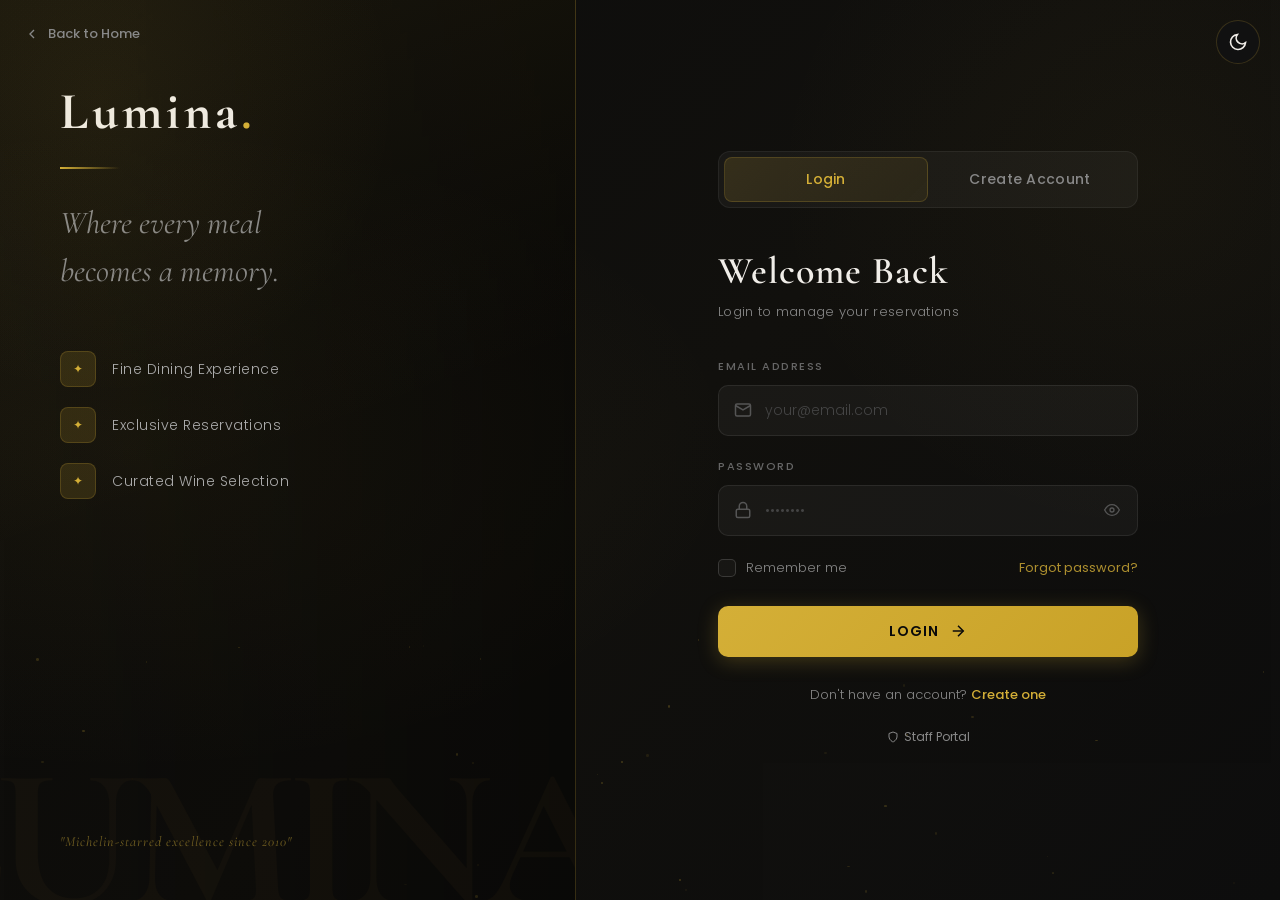
<file: index.html>
<!DOCTYPE html>
<html lang="en">
<head>
    <meta charset="UTF-8">
    <meta name="viewport" content="width=device-width, initial-scale=1.0">
    <meta name="google-site-verification" content="eFgnt8h2jevnbNQc-VaQfAl3gnzpvkv0uBsoJBHphVo" />
    <title>Lumina | Login & Register</title>
    <meta name="description" content="Login or create an account at Lumina Fine Dining to reserve your table and enjoy exclusive experiences.">
    <link rel="preconnect" href="https://fonts.googleapis.com">
    <link rel="preconnect" href="https://fonts.gstatic.com" crossorigin>
    <link href="https://fonts.googleapis.com/css2?family=Cormorant+Garamond:wght@400;600;700&family=Poppins:wght@300;400;500;600&display=swap" rel="stylesheet">
    <link rel="stylesheet" href="style.css">
</head>
<body>
    <!-- Global Theme Toggle Button -->
    <button class="global-theme-toggle" id="globalThemeToggle" aria-label="Toggle Theme">
        <svg class="sun-icon" width="20" height="20" viewBox="0 0 24 24" fill="none" stroke="currentColor" stroke-width="2"><circle cx="12" cy="12" r="5"></circle><line x1="12" y1="1" x2="12" y2="3"></line><line x1="12" y1="21" x2="12" y2="23"></line><line x1="4.22" y1="4.22" x2="5.64" y2="5.64"></line><line x1="18.36" y1="18.36" x2="19.78" y2="19.78"></line><line x1="1" y1="12" x2="3" y2="12"></line><line x1="21" y1="12" x2="23" y2="12"></line><line x1="4.22" y1="19.78" x2="5.64" y2="18.36"></line><line x1="18.36" y1="5.64" x2="19.78" y2="4.22"></line></svg>
        <svg class="moon-icon" width="20" height="20" viewBox="0 0 24 24" fill="none" stroke="currentColor" stroke-width="2"><path d="M21 12.79A9 9 0 1 1 11.21 3 7 7 0 0 0 21 12.79z"></path></svg>
    </button>
    
    <div class="bg-overlay"></div>
    <div class="particles" id="particles"></div>

    <a href="/home" style="position:absolute; top:24px; left:24px; display:flex; align-items:center; gap:8px; color:var(--text-muted); text-decoration:none; font-size:13px; font-weight:500; z-index:9999; transition:0.3s;" onmouseover="this.style.color='var(--gold)'" onmouseout="this.style.color='var(--text-muted)'">
        <svg width="16" height="16" viewBox="0 0 24 24" fill="none" stroke="currentColor" stroke-width="2"><polyline points="15 18 9 12 15 6"></polyline></svg>
        Back to Home
    </a>

    <div class="auth-wrapper">
        
        <div class="brand-side">
            <div class="brand-content">
                <div class="brand-logo">Lumina<span>.</span></div>
                <div class="brand-divider"></div>
                <p class="brand-tagline">Where every meal<br>becomes a memory.</p>
                <div class="brand-features">
                    <div class="feature-item">
                        <div class="feature-icon">✦</div>
                        <span>Fine Dining Experience</span>
                    </div>
                    <div class="feature-item">
                        <div class="feature-icon">✦</div>
                        <span>Exclusive Reservations</span>
                    </div>
                    <div class="feature-item">
                        <div class="feature-icon">✦</div>
                        <span>Curated Wine Selection</span>
                    </div>
                </div>
            </div>
            <div class="brand-quote">"Michelin-starred excellence since 2010"</div>
        </div>

        
        <div class="form-side">
            <div class="form-container">
                
                <div class="tab-switcher">
                    <button class="tab-btn active" id="tab-login" onclick="showForm('login-form', this)">Login</button>
                    <button class="tab-btn" id="tab-register" onclick="showForm('register-form', this)">Create Account</button>
                    <div class="tab-indicator" id="tab-indicator"></div>
                </div>

                
                <div class="form-box active" id="login-form">
                    <div class="form-header">
                        <h1>Welcome Back</h1>
                        <p>Login to manage your reservations</p>
                    </div>
                    <form action="/api/login.php" method="POST">
                        <div class="input-group">
                            <label for="login-email">Email Address</label>
                            <div class="input-wrapper">
                                <svg class="input-icon" width="18" height="18" viewBox="0 0 24 24" fill="none" stroke="currentColor" stroke-width="2"><path d="M4 4h16c1.1 0 2 .9 2 2v12c0 1.1-.9 2-2 2H4c-1.1 0-2-.9-2-2V6c0-1.1.9-2 2-2z"></path><polyline points="22,6 12,12 2,6"></polyline></svg>
                                <input type="email" id="login-email" name="email" placeholder="your@email.com" required>
                            </div>
                        </div>
                        <div class="input-group">
                            <label for="login-password">Password</label>
                            <div class="input-wrapper">
                                <svg class="input-icon" width="18" height="18" viewBox="0 0 24 24" fill="none" stroke="currentColor" stroke-width="2"><rect x="3" y="11" width="18" height="11" rx="2" ry="2"></rect><path d="M7 11V7a5 5 0 0 1 10 0v4"></path></svg>
                                <input type="password" id="login-password" name="password" placeholder="••••••••" required>
                                <button type="button" class="toggle-pw" onclick="togglePassword('login-password', this)">
                                    <svg width="16" height="16" viewBox="0 0 24 24" fill="none" stroke="currentColor" stroke-width="2"><path d="M1 12s4-8 11-8 11 8 11 8-4 8-11 8-11-8-11-8z"></path><circle cx="12" cy="12" r="3"></circle></svg>
                                </button>
                            </div>
                        </div>
                        <div class="form-options">
                            <label class="checkbox-label">
                                <input type="checkbox" name="remember">
                                <span class="checkmark"></span>
                                Remember me
                            </label>
                            <a href="forgot_password.html" class="forgot-link">Forgot password?</a>
                        </div>
                        <button type="submit" class="submit-btn" name="login">
                            <span>Login</span>
                            <svg width="18" height="18" viewBox="0 0 24 24" fill="none" stroke="currentColor" stroke-width="2"><line x1="5" y1="12" x2="19" y2="12"></line><polyline points="12 5 19 12 12 19"></polyline></svg>
                        </button>
                    </form>
                    <p class="switch-text">Don't have an account? <a href="#" onclick="showForm('register-form', document.getElementById('tab-register'))">Create one</a></p>
                    <div style="text-align: center; margin-top: 20px;">
                        <a href="admin_login.html" style="font-size: 12px; color: var(--text-muted); text-decoration: none; display: inline-flex; align-items: center; gap: 5px; transition: 0.3s;" onmouseover="this.style.color='var(--gold)'" onmouseout="this.style.color='var(--text-muted)'">
                            <svg width="12" height="12" viewBox="0 0 24 24" fill="none" stroke="currentColor" stroke-width="2"><path d="M12 22s8-4 8-10V5l-8-3-8 3v7c0 6 8 10 8 10z"></path></svg>
                            Staff Portal
                        </a>
                    </div>
                </div>

                
                <div class="form-box" id="register-form">
                    <div class="form-header">
                        <h1>Join Lumina</h1>
                        <p>Create your exclusive dining account</p>
                    </div>
                    <form action="/api/register.php" method="POST">
                        <div class="input-group">
                            <label for="reg-name">Full Name</label>
                            <div class="input-wrapper">
                                <svg class="input-icon" width="18" height="18" viewBox="0 0 24 24" fill="none" stroke="currentColor" stroke-width="2"><path d="M20 21v-2a4 4 0 0 0-4-4H8a4 4 0 0 0-4 4v2"></path><circle cx="12" cy="7" r="4"></circle></svg>
                                <input type="text" id="reg-name" name="name" placeholder="John Doe" required>
                            </div>
                        </div>
                        <div class="input-group">
                            <label for="reg-email">Email Address</label>
                            <div class="input-wrapper">
                                <svg class="input-icon" width="18" height="18" viewBox="0 0 24 24" fill="none" stroke="currentColor" stroke-width="2"><path d="M4 4h16c1.1 0 2 .9 2 2v12c0 1.1-.9 2-2 2H4c-1.1 0-2-.9-2-2V6c0-1.1.9-2 2-2z"></path><polyline points="22,6 12,12 2,6"></polyline></svg>
                                <input type="email" id="reg-email" name="email" placeholder="your@email.com" required>
                            </div>
                        </div>
                        <div class="input-group">
                            <label for="reg-password">Password</label>
                            <div class="input-wrapper">
                                <svg class="input-icon" width="18" height="18" viewBox="0 0 24 24" fill="none" stroke="currentColor" stroke-width="2"><rect x="3" y="11" width="18" height="11" rx="2" ry="2"></rect><path d="M7 11V7a5 5 0 0 1 10 0v4"></path></svg>
                                <input type="password" id="reg-password" name="password" placeholder="••••••••" required>
                                <button type="button" class="toggle-pw" onclick="togglePassword('reg-password', this)">
                                    <svg width="16" height="16" viewBox="0 0 24 24" fill="none" stroke="currentColor" stroke-width="2"><path d="M1 12s4-8 11-8 11 8 11 8-4 8-11 8-11-8-11-8z"></path><circle cx="12" cy="12" r="3"></circle></svg>
                                </button>
                            </div>
                        </div>

                        <button type="submit" class="submit-btn" name="register">
                            <span>Create Account</span>
                            <svg width="18" height="18" viewBox="0 0 24 24" fill="none" stroke="currentColor" stroke-width="2"><line x1="5" y1="12" x2="19" y2="12"></line><polyline points="12 5 19 12 12 19"></polyline></svg>
                        </button>
                    </form>
                    <p class="switch-text">Already a member? <a href="#" onclick="showForm('login-form', document.getElementById('tab-login'))">Login</a></p>
                </div>
            </div>
        </div>
    </div>

    <script src="script.js"></script>
</body>
</html>
</file>
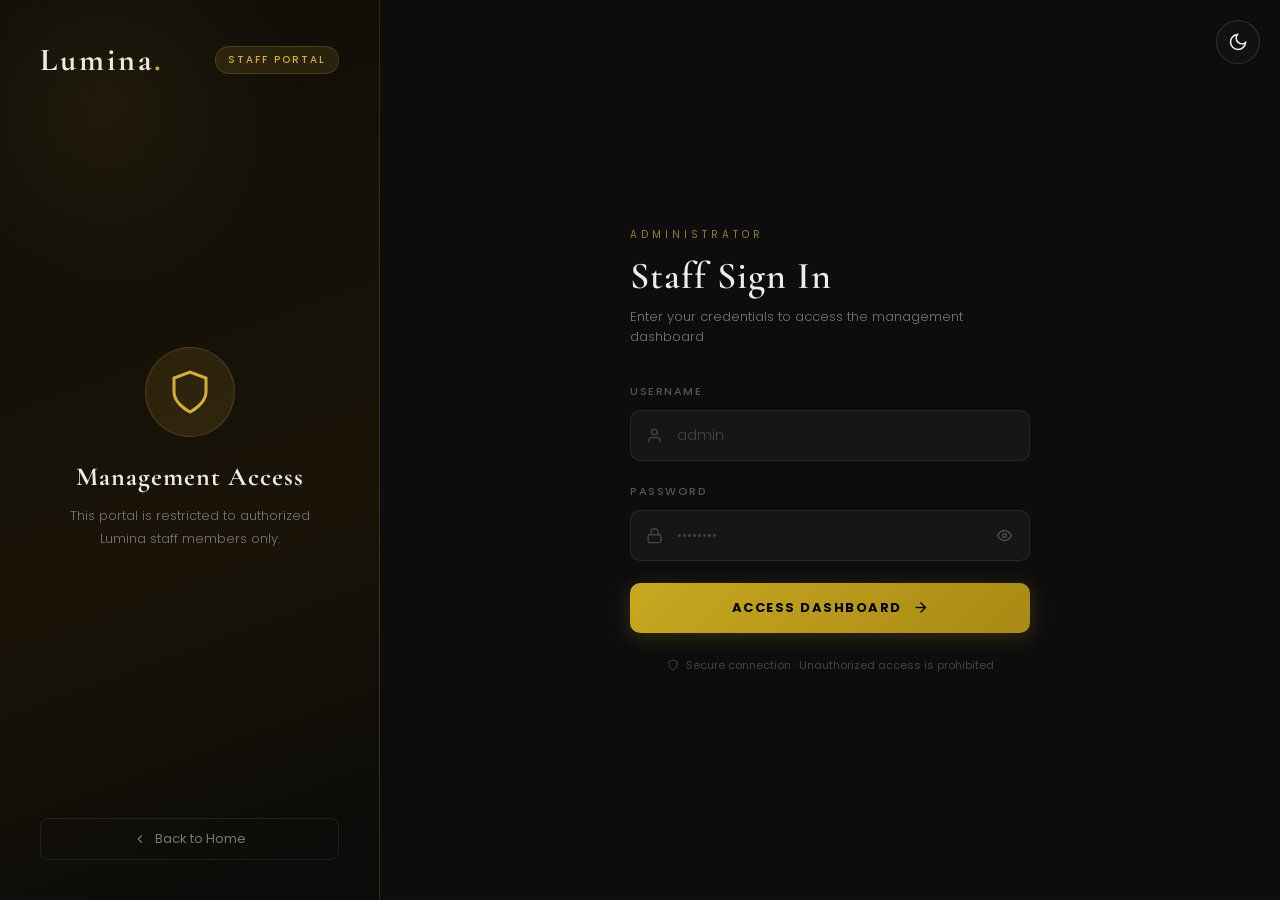
<file: admin_login.html>
<!DOCTYPE html>
<html lang="en">
<head>
    <meta charset="UTF-8">
    <meta name="viewport" content="width=device-width, initial-scale=1.0">
    <title>Lumina | Admin Portal</title>
    <meta name="description" content="Lumina Admin Login – Staff and management access only.">
    <link rel="preconnect" href="https://fonts.googleapis.com">
    <link rel="preconnect" href="https://fonts.gstatic.com" crossorigin>
    <link href="https://fonts.googleapis.com/css2?family=Cormorant+Garamond:wght@400;600;700&family=Poppins:wght@300;400;500;600&display=swap" rel="stylesheet">
    <link rel="stylesheet" href="admin_login.css">
</head>
<body>
    <!-- Global Theme Toggle Button -->
    <button class="global-theme-toggle" id="globalThemeToggle" aria-label="Toggle Theme" style="position: absolute; top: 20px; right: 20px; background: #111; border: 1px solid rgba(212,175,55,0.2); color: #f0ede8; cursor: pointer; display: flex; align-items: center; justify-content: center; width: 44px; height: 44px; border-radius: 50%; z-index: 9999; transition: 0.3s;">
        <svg class="sun-icon" width="20" height="20" viewBox="0 0 24 24" fill="none" stroke="currentColor" stroke-width="2" style="display:none;"><circle cx="12" cy="12" r="5"></circle><line x1="12" y1="1" x2="12" y2="3"></line><line x1="12" y1="21" x2="12" y2="23"></line><line x1="4.22" y1="4.22" x2="5.64" y2="5.64"></line><line x1="18.36" y1="18.36" x2="19.78" y2="19.78"></line><line x1="1" y1="12" x2="3" y2="12"></line><line x1="21" y1="12" x2="23" y2="12"></line><line x1="4.22" y1="19.78" x2="5.64" y2="18.36"></line><line x1="18.36" y1="5.64" x2="19.78" y2="4.22"></line></svg>
        <svg class="moon-icon" width="20" height="20" viewBox="0 0 24 24" fill="none" stroke="currentColor" stroke-width="2"><path d="M21 12.79A9 9 0 1 1 11.21 3 7 7 0 0 0 21 12.79z"></path></svg>
    </button>
      <div class="admin-wrapper">

        
        <div class="admin-brand">
            <div class="brand-top">
                <div class="admin-logo">Lumina<span>.</span></div>
                <div class="admin-badge">Staff Portal</div>
            </div>
            <div class="brand-center">
                <div class="shield-icon">
                    <svg width="48" height="48" viewBox="0 0 24 24" fill="none" stroke="currentColor" stroke-width="1.5">
                        <path d="M12 22s8-4 8-10V5l-8-3-8 3v7c0 6 8 10 8 10z"></path>
                    </svg>
                </div>
                <h2>Management Access</h2>
                <p>This portal is restricted to authorized Lumina staff members only.</p>
            </div>
            <div class="brand-bottom">
                <a href="/home" class="guest-link">
                    <svg width="14" height="14" viewBox="0 0 24 24" fill="none" stroke="currentColor" stroke-width="2"><polyline points="15 18 9 12 15 6"></polyline></svg>
                    Back to Home
                </a>
            </div>
        </div>

        
        <div class="admin-form-side">
            <div class="admin-form-box">
                <div class="admin-form-header">
                    <div class="admin-tag">Administrator</div>
                    <h1>Staff Sign In</h1>
                    <p>Enter your credentials to access the management dashboard</p>
                </div>

                <div class="alert-error" id="alertError" style="display:none"></div>

                <form action="/api/admin_login.php" method="POST">
                    <div class="input-group">
                        <label for="admin-username">Username</label>
                        <div class="input-wrap">
                            <svg class="inp-icon" width="17" height="17" viewBox="0 0 24 24" fill="none" stroke="currentColor" stroke-width="2"><path d="M20 21v-2a4 4 0 0 0-4-4H8a4 4 0 0 0-4 4v2"></path><circle cx="12" cy="7" r="4"></circle></svg>
                            <input type="text" id="admin-username" name="username" placeholder="admin" required>
                        </div>
                    </div>
                    <div class="input-group">
                        <label for="admin-password">Password</label>
                        <div class="input-wrap">
                            <svg class="inp-icon" width="17" height="17" viewBox="0 0 24 24" fill="none" stroke="currentColor" stroke-width="2"><rect x="3" y="11" width="18" height="11" rx="2" ry="2"></rect><path d="M7 11V7a5 5 0 0 1 10 0v4"></path></svg>
                            <input type="password" id="admin-password" name="password" placeholder="••••••••" required>
                            <button type="button" class="toggle-pw" onclick="togglePw()">
                                <svg id="pwIcon" width="15" height="15" viewBox="0 0 24 24" fill="none" stroke="currentColor" stroke-width="2"><path d="M1 12s4-8 11-8 11 8 11 8-4 8-11 8-11-8-11-8z"></path><circle cx="12" cy="12" r="3"></circle></svg>
                            </button>
                        </div>
                    </div>
                    <button type="submit" class="admin-submit" name="admin_login">
                        <span>Access Dashboard</span>
                        <svg width="17" height="17" viewBox="0 0 24 24" fill="none" stroke="currentColor" stroke-width="2"><line x1="5" y1="12" x2="19" y2="12"></line><polyline points="12 5 19 12 12 19"></polyline></svg>
                    </button>
                </form>

                <div class="security-note">
                    <svg width="12" height="12" viewBox="0 0 24 24" fill="none" stroke="currentColor" stroke-width="2"><path d="M12 22s8-4 8-10V5l-8-3-8 3v7c0 6 8 10 8 10z"></path></svg>
                    Secure connection · Unauthorized access is prohibited
                </div>
            </div>
        </div>
    </div>

    <script>
        function togglePw() {
            const inp = document.getElementById('admin-password');
            inp.type = inp.type === 'password' ? 'text' : 'password';
            document.querySelector('.toggle-pw').style.color = inp.type === 'text' ? '#d4af37' : '';
        }

        // Show error from URL param
        const p = new URLSearchParams(window.location.search);
        const err = p.get('error');
        if (err) {
            const msgs = { invalid: 'Invalid email or password.', empty: 'Please fill in all fields.' };
            const el = document.getElementById('alertError');
            el.textContent = msgs[err] || 'An error occurred.';
            el.style.display = 'block';
        }

        // Global Theme Toggle
        document.addEventListener('DOMContentLoaded', () => {
            const tBtn = document.getElementById('globalThemeToggle');
            const sun = tBtn.querySelector('.sun-icon');
            const moon = tBtn.querySelector('.moon-icon');
            
            function applyTheme(isLight) {
                if (isLight) {
                    document.body.classList.add('light-mode');
                    sun.style.display = 'block';
                    moon.style.display = 'none';
                } else {
                    document.body.classList.remove('light-mode');
                    sun.style.display = 'none';
                    moon.style.display = 'block';
                }
            }

            if(localStorage.getItem('lumina_theme') === 'light') applyTheme(true);

            tBtn.addEventListener('click', () => {
                const isLight = !document.body.classList.contains('light-mode');
                applyTheme(isLight);
                localStorage.setItem('lumina_theme', isLight ? 'light' : 'dark');
            });
        });
    </script>
</body>
</html>
</file>
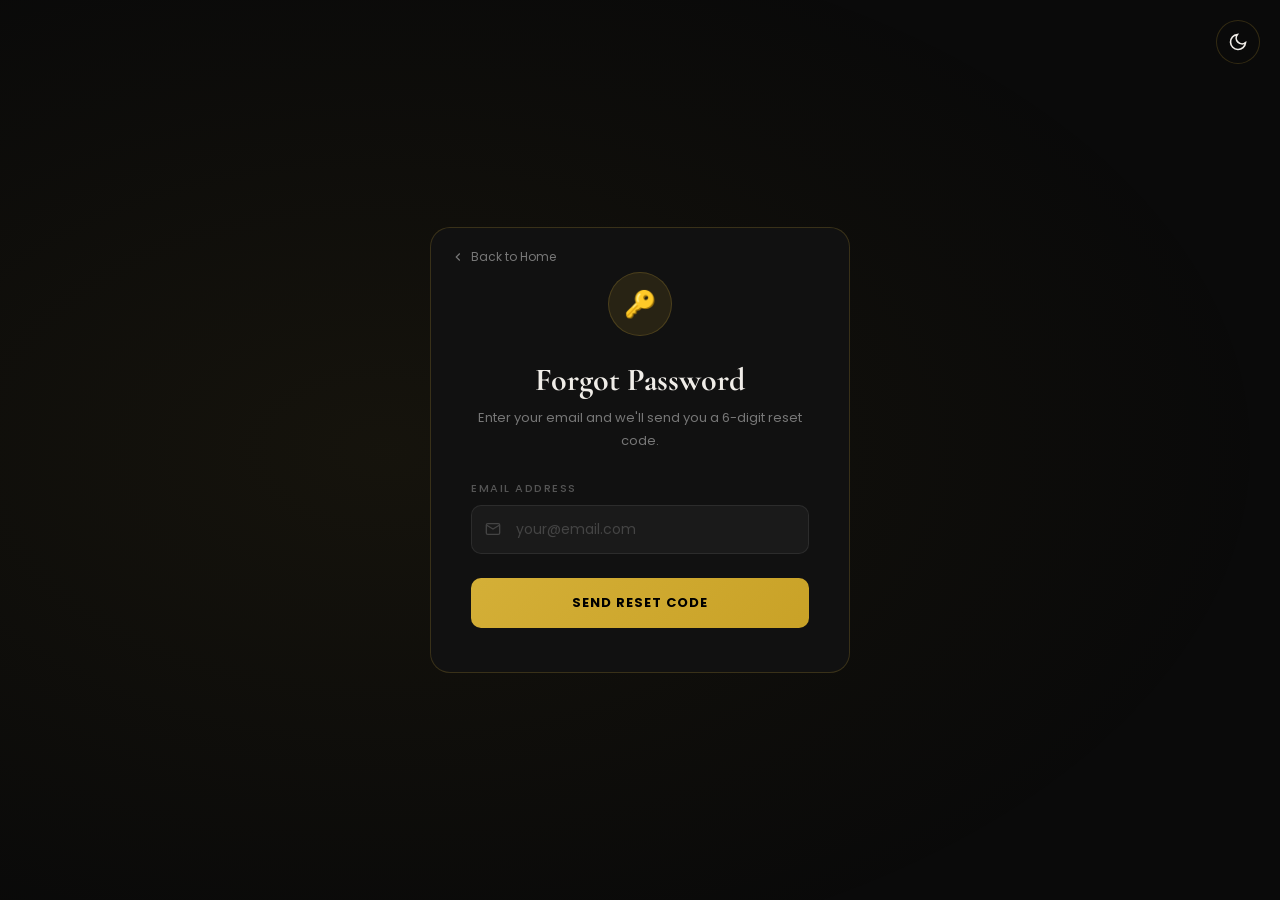
<file: forgot_password.html>
<!DOCTYPE html>
<html lang="en">
<head>

    <meta charset="UTF-8">
    <meta name="viewport" content="width=device-width, initial-scale=1.0">
    <title>Lumina | Forgot Password</title>
    <link href="https://fonts.googleapis.com/css2?family=Cormorant+Garamond:wght@600;700&family=Poppins:wght@300;400;500;600&display=swap" rel="stylesheet">
    <style>
        :root{--gold:#d4af37;--gold-dim:rgba(212,175,55,0.12);--dark:#0a0a0a;--text:#f0ede8;--muted:#777;--border:rgba(212,175,55,0.2);}
        *{margin:0;padding:0;box-sizing:border-box;}
        body{font-family:'Poppins',sans-serif;background:var(--dark);color:var(--text);min-height:100vh;display:flex;align-items:center;justify-content:center;padding:24px;}
        body::before{content:'';position:fixed;inset:0;background:radial-gradient(ellipse 70% 60% at 30% 50%,rgba(212,175,55,0.06),transparent);pointer-events:none;}
        .card{width:100%;max-width:420px;background:#111;border:1px solid var(--border);border-radius:20px;padding:44px 40px;position:relative;}
        .back{position:absolute;top:20px;left:20px;display:flex;align-items:center;gap:6px;color:var(--muted);text-decoration:none;font-size:12px;transition:.3s;}
        .back:hover{color:var(--gold);}
        .card-icon{width:64px;height:64px;background:var(--gold-dim);border:1px solid var(--border);border-radius:50%;display:flex;align-items:center;justify-content:center;font-size:26px;margin:0 auto 24px;}
        h1{font-family:'Cormorant Garamond',serif;font-size:32px;font-weight:700;text-align:center;margin-bottom:8px;}
        .sub{font-size:13px;color:var(--muted);text-align:center;line-height:1.7;margin-bottom:28px;}
        .alert{padding:12px 16px;border-radius:10px;font-size:13px;margin-bottom:20px;text-align:center;display:none;}
        .alert.show{display:block;}
        .alert-err{background:rgba(220,60,60,0.1);border:1px solid rgba(220,60,60,0.3);color:#ff8080;}
        .alert-ok{background:rgba(60,200,100,0.1);border:1px solid rgba(60,200,100,0.3);color:#6ee89a;}
        label{display:block;font-size:11px;text-transform:uppercase;letter-spacing:1.5px;color:#555;margin-bottom:8px;font-weight:500;}
        .inp-wrap{position:relative;margin-bottom:20px;}
        .inp-wrap svg{position:absolute;left:14px;top:50%;transform:translateY(-50%);color:#444;pointer-events:none;}
        .inp-wrap:focus-within svg{color:var(--gold);}
        input{width:100%;padding:13px 14px 13px 44px;background:rgba(255,255,255,0.04);border:1px solid rgba(255,255,255,0.08);border-radius:10px;color:var(--text);font-family:'Poppins',sans-serif;font-size:14px;outline:none;transition:.3s;}
        input:focus{border-color:var(--gold);background:rgba(212,175,55,0.05);}
        input::placeholder{color:#444;}
        .btn{width:100%;padding:15px;background:linear-gradient(135deg,var(--gold),#c9a227);color:#000;border:none;border-radius:10px;font-family:'Poppins',sans-serif;font-size:13px;font-weight:700;letter-spacing:1px;text-transform:uppercase;cursor:pointer;transition:.3s;margin-top:4px;}
        .btn:hover{transform:translateY(-2px);box-shadow:0 8px 28px rgba(212,175,55,0.35);}
    </style>
</head>
<body>
    <!-- Global Theme Toggle Button -->
    <button class="global-theme-toggle" id="globalThemeToggle" aria-label="Toggle Theme" style="position: absolute; top: 20px; right: 20px; background: var(--dark); border: 1px solid var(--border); color: var(--text); cursor: pointer; display: flex; align-items: center; justify-content: center; width: 44px; height: 44px; border-radius: 50%; z-index: 9999; transition: 0.3s;">
        <svg class="sun-icon" width="20" height="20" viewBox="0 0 24 24" fill="none" stroke="currentColor" stroke-width="2" style="display:none;"><circle cx="12" cy="12" r="5"></circle><line x1="12" y1="1" x2="12" y2="3"></line><line x1="12" y1="21" x2="12" y2="23"></line><line x1="4.22" y1="4.22" x2="5.64" y2="5.64"></line><line x1="18.36" y1="18.36" x2="19.78" y2="19.78"></line><line x1="1" y1="12" x2="3" y2="12"></line><line x1="21" y1="12" x2="23" y2="12"></line><line x1="4.22" y1="19.78" x2="5.64" y2="18.36"></line><line x1="18.36" y1="5.64" x2="19.78" y2="4.22"></line></svg>
        <svg class="moon-icon" width="20" height="20" viewBox="0 0 24 24" fill="none" stroke="currentColor" stroke-width="2"><path d="M21 12.79A9 9 0 1 1 11.21 3 7 7 0 0 0 21 12.79z"></path></svg>
    </button>
<div class="card">
    <a href="/home" class="back">
        <svg width="14" height="14" viewBox="0 0 24 24" fill="none" stroke="currentColor" stroke-width="2"><polyline points="15 18 9 12 15 6"></polyline></svg>
        Back to Home
    </a>

    <div class="card-icon">🔑</div>
    <h1>Forgot Password</h1>
    <p class="sub">Enter your email and we'll send you a 6-digit reset code.</p>

    <div class="alert alert-err" id="alertErr">Please enter your email address.</div>
    <div class="alert alert-ok" id="alertOk">If this email is registered, a reset code has been sent.</div>

    <form action="/api/forgot_process.php" method="POST">
        <label for="fp-email">Email Address</label>
        <div class="inp-wrap">
            <svg width="16" height="16" viewBox="0 0 24 24" fill="none" stroke="currentColor" stroke-width="2"><path d="M4 4h16c1.1 0 2 .9 2 2v12c0 1.1-.9 2-2 2H4c-1.1 0-2-.9-2-2V6c0-1.1.9-2 2-2z"></path><polyline points="22,6 12,12 2,6"></polyline></svg>
            <input type="email" id="fp-email" name="email" placeholder="your@email.com" required>
        </div>
        <button type="submit" class="btn">Send Reset Code</button>
    </form>
</div>

<script>
    const p = new URLSearchParams(window.location.search);
    if (p.get('error') === 'empty') document.getElementById('alertErr').classList.add('show');
    if (p.get('sent') === '1')      document.getElementById('alertOk').classList.add('show');
</script>
<script>
    // Global Theme Toggle
    document.addEventListener('DOMContentLoaded', () => {
        const tBtn = document.getElementById('globalThemeToggle');
        const sun = tBtn.querySelector('.sun-icon');
        const moon = tBtn.querySelector('.moon-icon');
        
        function setLight() {
            document.body.style.setProperty('--dark', '#fcfbf9');
            document.body.style.setProperty('--text', '#1a1a1a');
            document.body.style.setProperty('--border', 'rgba(212,175,55,0.4)');
            document.querySelector('.card').style.background = '#fff';
            document.querySelectorAll('input').forEach(i => { i.style.background='#fff'; i.style.color='#000'; });
            sun.style.display = 'block';
            moon.style.display = 'none';
        }
        function setDark() {
            document.body.style.setProperty('--dark', '#0a0a0a');
            document.body.style.setProperty('--text', '#f0ede8');
            document.body.style.setProperty('--border', 'rgba(212,175,55,0.2)');
            document.querySelector('.card').style.background = '#111';
            document.querySelectorAll('input').forEach(i => { i.style.background='rgba(255,255,255,0.04)'; i.style.color='#fff'; });
            sun.style.display = 'none';
            moon.style.display = 'block';
        }

        if(localStorage.getItem('lumina_theme') === 'light') setLight();

        tBtn.addEventListener('click', () => {
            if(localStorage.getItem('lumina_theme') !== 'light') {
                localStorage.setItem('lumina_theme', 'light');
                setLight();
            } else {
                localStorage.setItem('lumina_theme', 'dark');
                setDark();
            }
        });
    });
</script>
</body>
</html>
</file>
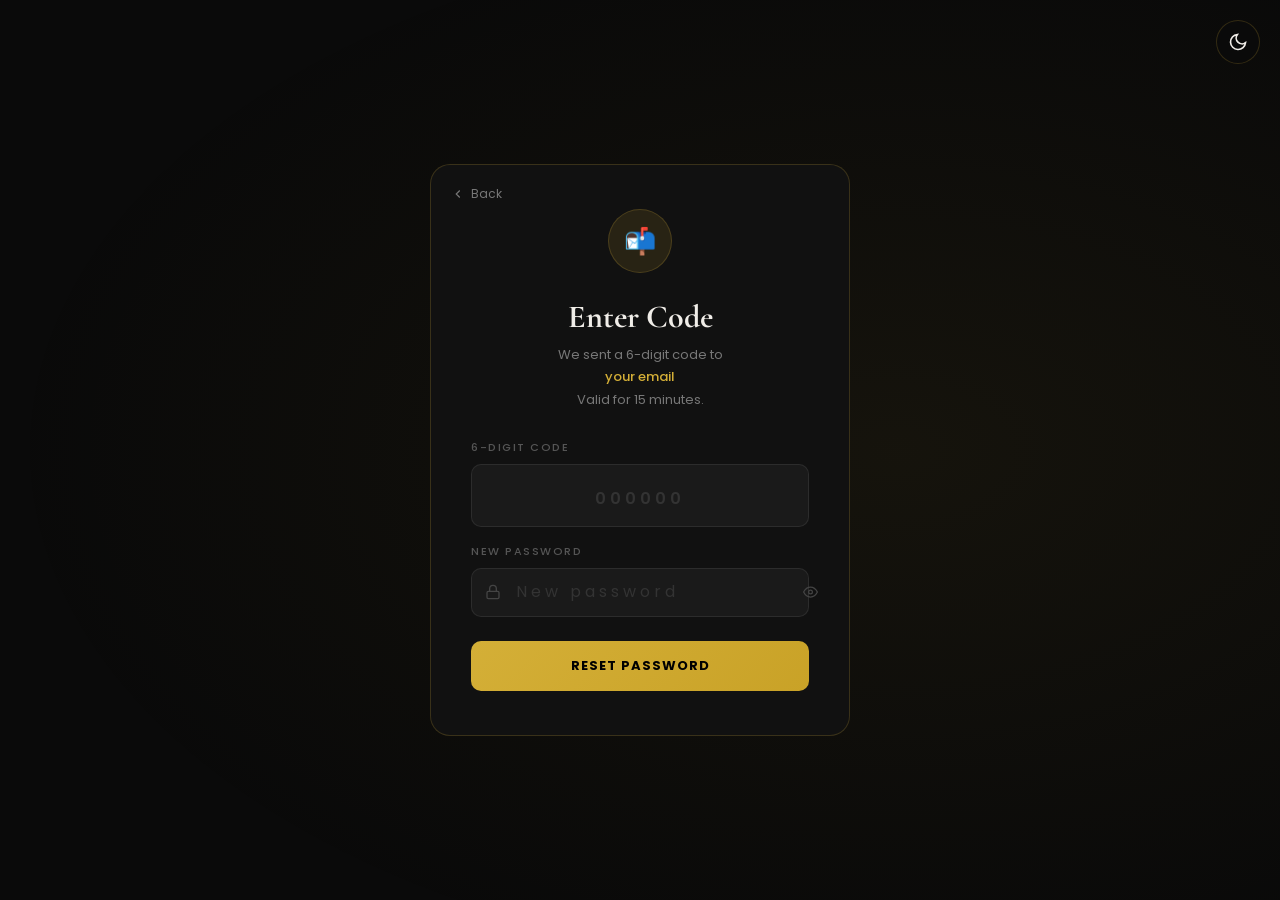
<file: reset_password.html>
<!DOCTYPE html>
<html lang="en">
<head>
    <meta charset="UTF-8">
    <meta name="viewport" content="width=device-width, initial-scale=1.0">
    <title>Lumina | Enter Reset Code</title>
    <link href="https://fonts.googleapis.com/css2?family=Cormorant+Garamond:wght@600;700&family=Poppins:wght@300;400;500;600&display=swap" rel="stylesheet">
    <style>
        :root{--gold:#d4af37;--gold-dim:rgba(212,175,55,0.12);--dark:#0a0a0a;--text:#f0ede8;--muted:#777;--border:rgba(212,175,55,0.2);}
        *{margin:0;padding:0;box-sizing:border-box;}
        body{font-family:'Poppins',sans-serif;background:var(--dark);color:var(--text);min-height:100vh;display:flex;align-items:center;justify-content:center;padding:24px;}
        body::before{content:'';position:fixed;inset:0;background:radial-gradient(ellipse 70% 60% at 70% 50%,rgba(212,175,55,0.06),transparent);pointer-events:none;}
        .card{width:100%;max-width:420px;background:#111;border:1px solid var(--border);border-radius:20px;padding:44px 40px;position:relative;}
        .back{position:absolute;top:20px;left:20px;display:flex;align-items:center;gap:6px;color:var(--muted);text-decoration:none;font-size:12px;transition:.3s;}
        .back:hover{color:var(--gold);}
        .card-icon{width:64px;height:64px;background:var(--gold-dim);border:1px solid var(--border);border-radius:50%;display:flex;align-items:center;justify-content:center;font-size:26px;margin:0 auto 24px;}
        h1{font-family:'Cormorant Garamond',serif;font-size:32px;font-weight:700;text-align:center;margin-bottom:8px;}
        .sub{font-size:13px;color:var(--muted);text-align:center;line-height:1.7;margin-bottom:28px;}
        .email-highlight{color:var(--gold);font-weight:500;}
        .alert{padding:12px 16px;border-radius:10px;font-size:13px;margin-bottom:20px;text-align:center;display:none;}
        .alert.show{display:block;}
        .alert-err{background:rgba(220,60,60,0.1);border:1px solid rgba(220,60,60,0.3);color:#ff8080;}
        .alert-ok{background:rgba(60,200,100,0.1);border:1px solid rgba(60,200,100,0.3);color:#6ee89a;}
        label{display:block;font-size:11px;text-transform:uppercase;letter-spacing:1.5px;color:#555;margin-bottom:8px;font-weight:500;}
        .inp-wrap{position:relative;margin-bottom:16px;}
        .inp-wrap svg{position:absolute;left:14px;top:50%;transform:translateY(-50%);color:#444;pointer-events:none;}
        .inp-wrap:focus-within svg{color:var(--gold);}
        input{width:100%;padding:13px 14px 13px 44px;background:rgba(255,255,255,0.04);border:1px solid rgba(255,255,255,0.08);border-radius:10px;color:var(--text);font-family:'Poppins',sans-serif;font-size:14px;outline:none;transition:.3s;}
        input[name="code"]{padding:13px 14px;text-align:center;font-size:24px;letter-spacing:10px;font-weight:600;color:var(--gold);}
        input:focus{border-color:var(--gold);background:rgba(212,175,55,0.05);}
        input::placeholder{color:#333;letter-spacing:4px;font-size:16px;}
        .btn{width:100%;padding:15px;background:linear-gradient(135deg,var(--gold),#c9a227);color:#000;border:none;border-radius:10px;font-family:'Poppins',sans-serif;font-size:13px;font-weight:700;letter-spacing:1px;text-transform:uppercase;cursor:pointer;transition:.3s;margin-top:8px;}
        .btn:hover{transform:translateY(-2px);box-shadow:0 8px 28px rgba(212,175,55,0.35);}
        .toggle-pw{position:absolute;right:12px;top:50%;transform:translateY(-50%);background:none;border:none;color:#555;cursor:pointer;padding:4px;display:flex;align-items:center;}
        .toggle-pw:hover{color:var(--gold);}
    </style>
</head>
<body>
    <!-- Global Theme Toggle Button -->
    <button class="global-theme-toggle" id="globalThemeToggle" aria-label="Toggle Theme" style="position: absolute; top: 20px; right: 20px; background: var(--dark); border: 1px solid var(--border); color: var(--text); cursor: pointer; display: flex; align-items: center; justify-content: center; width: 44px; height: 44px; border-radius: 50%; z-index: 9999; transition: 0.3s;">
        <svg class="sun-icon" width="20" height="20" viewBox="0 0 24 24" fill="none" stroke="currentColor" stroke-width="2" style="display:none;"><circle cx="12" cy="12" r="5"></circle><line x1="12" y1="1" x2="12" y2="3"></line><line x1="12" y1="21" x2="12" y2="23"></line><line x1="4.22" y1="4.22" x2="5.64" y2="5.64"></line><line x1="18.36" y1="18.36" x2="19.78" y2="19.78"></line><line x1="1" y1="12" x2="3" y2="12"></line><line x1="21" y1="12" x2="23" y2="12"></line><line x1="4.22" y1="19.78" x2="5.64" y2="18.36"></line><line x1="18.36" y1="5.64" x2="19.78" y2="4.22"></line></svg>
        <svg class="moon-icon" width="20" height="20" viewBox="0 0 24 24" fill="none" stroke="currentColor" stroke-width="2"><path d="M21 12.79A9 9 0 1 1 11.21 3 7 7 0 0 0 21 12.79z"></path></svg>
    </button>
<div class="card">
    <a href="forgot_password.html" class="back">
        <svg width="14" height="14" viewBox="0 0 24 24" fill="none" stroke="currentColor" stroke-width="2"><polyline points="15 18 9 12 15 6"></polyline></svg>
        Back
    </a>

    <div class="card-icon">📬</div>
    <h1>Enter Code</h1>
    <p class="sub">We sent a 6-digit code to<br><span class="email-highlight" id="emailDisplay">your email</span><br>Valid for 15 minutes.</p>

    <div class="alert alert-ok show" id="alertSent">Code sent! Check your inbox.</div>
    <div class="alert alert-err" id="alertInvalid">Invalid or expired code. Please try again.</div>
    <div class="alert alert-err" id="alertEmpty">Please fill in all fields.</div>
    <div class="alert alert-err" id="alertShort">Password must be at least 6 characters.</div>

    <form action="reset_password.php" method="POST">
        <input type="hidden" name="email" id="emailInput" value="">

        <label>6-Digit Code</label>
        <div class="inp-wrap" style="margin-bottom:16px;">
            <input type="text" name="code" maxlength="6" placeholder="000000" required inputmode="numeric" pattern="\d{6}">
        </div>

        <label for="rp-pw">New Password</label>
        <div class="inp-wrap">
            <svg width="16" height="16" viewBox="0 0 24 24" fill="none" stroke="currentColor" stroke-width="2"><rect x="3" y="11" width="18" height="11" rx="2" ry="2"></rect><path d="M7 11V7a5 5 0 0 1 10 0v4"></path></svg>
            <input type="password" id="rp-pw" name="password" placeholder="New password" required minlength="6">
            <button type="button" class="toggle-pw" onclick="var i=document.getElementById('rp-pw');i.type=i.type==='password'?'text':'password'">
                <svg width="15" height="15" viewBox="0 0 24 24" fill="none" stroke="currentColor" stroke-width="2"><path d="M1 12s4-8 11-8 11 8 11 8-4 8-11 8-11-8-11-8z"></path><circle cx="12" cy="12" r="3"></circle></svg>
            </button>
        </div>

        <button type="submit" class="btn">Reset Password</button>
    </form>
</div>

<script>
    const p = new URLSearchParams(window.location.search);
    const email = decodeURIComponent(p.get('email') || '');

    // Set email in form and display
    document.getElementById('emailInput').value  = email;
    document.getElementById('emailDisplay').textContent = email || 'your email';

    // Auto-fill code for demo purposes (Vercel doesn't send actual emails)
    const demoCode = p.get('demo_code');
    if (demoCode) {
        document.querySelector('input[name="code"]').value = demoCode;
        document.getElementById('alertSent').innerHTML = `Code generated! (Auto-filled for demo): <strong>${demoCode}</strong>`;
    }

    // Show error states
    const err = p.get('error');
    if (!p.get('sent'))         document.getElementById('alertSent').classList.remove('show');
    if (err === 'invalid')      document.getElementById('alertInvalid').classList.add('show');
    if (err === 'empty')        document.getElementById('alertEmpty').classList.add('show');
    if (err === 'short')        document.getElementById('alertShort').classList.add('show');

    // Global Theme Toggle
    document.addEventListener('DOMContentLoaded', () => {
        const tBtn = document.getElementById('globalThemeToggle');
        const sun = tBtn.querySelector('.sun-icon');
        const moon = tBtn.querySelector('.moon-icon');
        
        function setLight() {
            document.body.style.setProperty('--dark', '#fcfbf9');
            document.body.style.setProperty('--text', '#1a1a1a');
            document.body.style.setProperty('--border', 'rgba(212,175,55,0.4)');
            document.querySelector('.card').style.background = '#fff';
            document.querySelectorAll('input').forEach(i => { i.style.background='#fff'; i.style.color='#000'; });
            sun.style.display = 'block';
            moon.style.display = 'none';
        }
        function setDark() {
            document.body.style.setProperty('--dark', '#0a0a0a');
            document.body.style.setProperty('--text', '#f0ede8');
            document.body.style.setProperty('--border', 'rgba(212,175,55,0.2)');
            document.querySelector('.card').style.background = '#111';
            document.querySelectorAll('input').forEach(i => { i.style.background='rgba(255,255,255,0.04)'; i.style.color='#fff'; });
            sun.style.display = 'none';
            moon.style.display = 'block';
        }

        if(localStorage.getItem('lumina_theme') === 'light') setLight();

        tBtn.addEventListener('click', () => {
            if(localStorage.getItem('lumina_theme') !== 'light') {
                localStorage.setItem('lumina_theme', 'light');
                setLight();
            } else {
                localStorage.setItem('lumina_theme', 'dark');
                setDark();
            }
        });
    });
</script>
</body>
</html>
</file>
<file: style.css>
@import url('https://fonts.googleapis.com/css2?family=Cormorant+Garamond:wght@400;600;700&family=Poppins:wght@300;400;500;600&display=swap');

:root {
    --gold: #d4af37;
    --gold-light: #f0d060;
    --gold-dim: rgba(212, 175, 55, 0.15);
    --dark: #0a0a0a;
    --dark-2: #111111;
    --dark-3: #1a1a1a;
    --dark-card: #141414;
    --text: #f0ede8;
    --text-muted: #888;
    --border: rgba(212, 175, 55, 0.2);
    --transition: 0.35s cubic-bezier(0.4, 0, 0.2, 1);
}

* {
    margin: 0;
    padding: 0;
    box-sizing: border-box;
}

body {
    font-family: 'Poppins', sans-serif;
    background: var(--dark);
    color: var(--text);
    min-height: 100vh;
    overflow-x: hidden;
}


.bg-overlay {
    position: fixed;
    inset: 0;
    background:
        radial-gradient(ellipse 80% 60% at 10% 50%, rgba(212,175,55,0.06) 0%, transparent 60%),
        radial-gradient(ellipse 60% 80% at 90% 20%, rgba(212,175,55,0.04) 0%, transparent 50%),
        linear-gradient(135deg, #0a0a0a 0%, #0f0e0b 50%, #0a0a0a 100%);
    z-index: 0;
    pointer-events: none;
}

.particles {
    position: fixed;
    inset: 0;
    z-index: 0;
    pointer-events: none;
    overflow: hidden;
}

.particle {
    position: absolute;
    width: 2px;
    height: 2px;
    border-radius: 50%;
    background: var(--gold);
    opacity: 0;
    animation: float-particle var(--dur) var(--delay) ease-in-out infinite;
}

@keyframes float-particle {
    0%, 100% { opacity: 0; transform: translateY(0) scale(0); }
    20% { opacity: 0.6; transform: translateY(-20px) scale(1); }
    80% { opacity: 0.2; transform: translateY(-80px) scale(0.5); }
}


.back-home {
    position: fixed;
    top: 28px;
    left: 32px;
    display: flex;
    align-items: center;
    gap: 8px;
    color: var(--text-muted);
    text-decoration: none;
    font-size: 13px;
    font-weight: 500;
    letter-spacing: 0.5px;
    z-index: 100;
    transition: var(--transition);
    padding: 8px 14px;
    border-radius: 50px;
    border: 1px solid transparent;
}

.back-home:hover {
    color: var(--gold);
    border-color: var(--border);
    background: var(--gold-dim);
}


.auth-wrapper {
    min-height: 100vh;
    display: flex;
    position: relative;
    z-index: 1;
}


.brand-side {
    width: 45%;
    background:
        linear-gradient(160deg, rgba(212,175,55,0.08) 0%, transparent 50%),
        linear-gradient(to right, transparent, rgba(0,0,0,0.3));
    border-right: 1px solid var(--border);
    display: flex;
    flex-direction: column;
    justify-content: space-between;
    padding: 80px 60px 50px;
    position: relative;
    overflow: hidden;
}

.brand-side::before {
    content: '';
    position: absolute;
    top: -200px;
    left: -200px;
    width: 600px;
    height: 600px;
    background: radial-gradient(circle, rgba(212,175,55,0.07) 0%, transparent 70%);
    pointer-events: none;
}

.brand-side::after {
    content: 'LUMINA';
    position: absolute;
    bottom: -60px;
    right: -40px;
    font-family: 'Cormorant Garamond', serif;
    font-size: 200px;
    font-weight: 700;
    color: rgba(212,175,55,0.03);
    pointer-events: none;
    letter-spacing: -10px;
}

.brand-content {}

.brand-logo {
    font-family: 'Cormorant Garamond', serif;
    font-size: 52px;
    font-weight: 700;
    color: var(--text);
    letter-spacing: 4px;
    margin-bottom: 24px;
}

.brand-logo span { color: var(--gold); }

.brand-divider {
    width: 60px;
    height: 2px;
    background: linear-gradient(to right, var(--gold), transparent);
    margin-bottom: 30px;
}

.brand-tagline {
    font-family: 'Cormorant Garamond', serif;
    font-size: 32px;
    font-weight: 400;
    color: var(--text-muted);
    line-height: 1.5;
    margin-bottom: 56px;
    font-style: italic;
}

.brand-features {
    display: flex;
    flex-direction: column;
    gap: 20px;
}

.feature-item {
    display: flex;
    align-items: center;
    gap: 16px;
    opacity: 0;
    animation: fadeSlideIn 0.6s ease forwards;
}

.feature-item:nth-child(1) { animation-delay: 0.2s; }
.feature-item:nth-child(2) { animation-delay: 0.4s; }
.feature-item:nth-child(3) { animation-delay: 0.6s; }

@keyframes fadeSlideIn {
    from { opacity: 0; transform: translateX(-20px); }
    to { opacity: 1; transform: translateX(0); }
}

.feature-icon {
    width: 36px;
    height: 36px;
    border: 1px solid var(--border);
    border-radius: 8px;
    display: flex;
    align-items: center;
    justify-content: center;
    color: var(--gold);
    font-size: 12px;
    background: var(--gold-dim);
    flex-shrink: 0;
}

.feature-item span {
    font-size: 14px;
    color: #aaa;
    font-weight: 300;
    letter-spacing: 0.5px;
}

.brand-quote {
    font-family: 'Cormorant Garamond', serif;
    font-size: 14px;
    color: rgba(212,175,55,0.5);
    font-style: italic;
    letter-spacing: 1px;
}


.form-side {
    flex: 1;
    display: flex;
    align-items: center;
    justify-content: center;
    padding: 60px 40px;
    background: rgba(255,255,255,0.01);
}

.form-container {
    width: 100%;
    max-width: 420px;
}


.tab-switcher {
    display: flex;
    background: rgba(255,255,255,0.04);
    border: 1px solid rgba(255,255,255,0.06);
    border-radius: 12px;
    padding: 5px;
    margin-bottom: 40px;
    position: relative;
}

.tab-btn {
    flex: 1;
    padding: 12px;
    background: none;
    border: none;
    color: var(--text-muted);
    font-family: 'Poppins', sans-serif;
    font-size: 14px;
    font-weight: 500;
    cursor: pointer;
    border-radius: 8px;
    transition: var(--transition);
    position: relative;
    z-index: 1;
    letter-spacing: 0.3px;
}

.tab-btn.active {
    color: var(--gold);
}

.tab-indicator {
    position: absolute;
    top: 5px;
    left: 5px;
    height: calc(100% - 10px);
    width: calc(50% - 5px);
    background: linear-gradient(135deg, rgba(212,175,55,0.15), rgba(212,175,55,0.08));
    border-radius: 8px;
    border: 1px solid var(--border);
    transition: var(--transition);
}

.tab-indicator.right {
    left: calc(50% + 0px);
}


.form-box {
    display: none;
    animation: formAppear 0.4s ease forwards;
}

.form-box.active {
    display: block;
}

@keyframes formAppear {
    from { opacity: 0; transform: translateY(10px); }
    to { opacity: 1; transform: translateY(0); }
}

.form-header {
    margin-bottom: 36px;
}

.form-header h1 {
    font-family: 'Cormorant Garamond', serif;
    font-size: 38px;
    font-weight: 600;
    color: var(--text);
    margin-bottom: 8px;
    letter-spacing: 1px;
}

.form-header p {
    font-size: 13px;
    color: var(--text-muted);
    font-weight: 300;
    letter-spacing: 0.3px;
}


.input-group {
    margin-bottom: 22px;
}

.input-group label {
    display: block;
    font-size: 11px;
    text-transform: uppercase;
    letter-spacing: 1.5px;
    color: #666;
    margin-bottom: 10px;
    font-weight: 500;
}

.input-wrapper {
    position: relative;
    display: flex;
    align-items: center;
}

.input-icon {
    position: absolute;
    left: 16px;
    color: #555;
    pointer-events: none;
    transition: var(--transition);
    flex-shrink: 0;
}

.input-wrapper:focus-within .input-icon {
    color: var(--gold);
}

.input-wrapper input,
.input-wrapper select {
    width: 100%;
    padding: 14px 16px 14px 46px;
    background: rgba(255,255,255,0.04);
    border: 1px solid rgba(255,255,255,0.08);
    border-radius: 10px;
    color: var(--text);
    font-family: 'Poppins', sans-serif;
    font-size: 14px;
    font-weight: 300;
    outline: none;
    transition: var(--transition);
    appearance: none;
    -webkit-appearance: none;
}

.input-wrapper input::placeholder {
    color: #444;
}

.input-wrapper input:focus,
.input-wrapper select:focus {
    border-color: var(--gold);
    background: rgba(212,175,55,0.06);
    box-shadow: 0 0 0 3px rgba(212,175,55,0.08);
}

.input-wrapper select option {
    background: #1a1a1a;
    color: var(--text);
}

.select-wrapper .select-arrow {
    position: absolute;
    right: 14px;
    color: #555;
    pointer-events: none;
    transition: var(--transition);
}

.select-wrapper:focus-within .select-arrow {
    color: var(--gold);
}

/* Toast styles */
.toast {
    position: fixed;
    top: -100px;
    right: 20px;
    background: var(--dark-2);
    border-left: 4px solid #ff4444;
    color: #fff;
    padding: 16px 24px;
    border-radius: 4px;
    box-shadow: 0 4px 15px rgba(0,0,0,0.5);
    transition: top 0.4s cubic-bezier(0.68, -0.55, 0.27, 1.55);
    z-index: 1000;
}
.toast.success { border-left-color: var(--gold); }
.toast.show { top: 20px; }

/* ── LIGHT MODE GLOBALS ── */
body.light-mode {
    --dark: #fcfbf9;
    --dark-2: #f2efe9;
    --dark-3: #e8e4db;
    --dark-card: #ffffff;
    --text: #1a1a1a;
    --text-muted: #555555;
    --border: rgba(212, 175, 55, 0.4);
    --gold-dim: rgba(212, 175, 55, 0.15);
}
body { transition: background-color 0.4s ease, color 0.4s ease; }
.particles { opacity: 0.5; transition: opacity 0.4s ease; }
body.light-mode .particles { opacity: 0.1; }
body.light-mode .bg-overlay { background: radial-gradient(circle at center, transparent 0%, rgba(252,251,249,0.9) 100%); }
body.light-mode .auth-wrapper { border: 1px solid var(--border); box-shadow: 0 10px 40px rgba(0,0,0,0.05); }

/* Global Theme Toggle Button (Absolute Top Right) */
.global-theme-toggle {
    position: absolute;
    top: 20px;
    right: 20px;
    background: var(--dark-2);
    border: 1px solid var(--border);
    color: var(--text);
    cursor: pointer;
    display: flex;
    align-items: center;
    justify-content: center;
    width: 44px;
    height: 44px;
    border-radius: 50%;
    transition: var(--transition);
    z-index: 9999;
}
.global-theme-toggle:hover { background: var(--gold-dim); color: var(--gold); border-color: var(--gold); box-shadow: 0 0 15px rgba(212,175,55,0.3); }
.global-theme-toggle .sun-icon { display: none; }
body.light-mode .global-theme-toggle .moon-icon { display: none; }
body.light-mode .global-theme-toggle .sun-icon { display: block; }

.toggle-pw {
    position: absolute;
    right: 14px;
    background: none;
    border: none;
    color: #555;
    cursor: pointer;
    padding: 4px;
    display: flex;
    align-items: center;
    transition: var(--transition);
    margin-bottom: 0;
    width: auto;
}

.toggle-pw:hover { color: var(--gold); }


.form-options {
    display: flex;
    justify-content: space-between;
    align-items: center;
    margin-bottom: 28px;
}

.checkbox-label {
    display: flex;
    align-items: center;
    gap: 10px;
    cursor: pointer;
    font-size: 13px;
    color: var(--text-muted);
    font-weight: 300;
}

.checkbox-label input[type="checkbox"] {
    display: none;
}

.checkmark {
    width: 18px;
    height: 18px;
    border: 1px solid rgba(255,255,255,0.15);
    border-radius: 5px;
    background: rgba(255,255,255,0.03);
    display: flex;
    align-items: center;
    justify-content: center;
    transition: var(--transition);
    flex-shrink: 0;
}

.checkbox-label input:checked + .checkmark {
    background: var(--gold);
    border-color: var(--gold);
}

.checkbox-label input:checked + .checkmark::after {
    content: '✓';
    color: #000;
    font-size: 11px;
    font-weight: 700;
}

.forgot-link {
    font-size: 13px;
    color: var(--gold);
    text-decoration: none;
    font-weight: 400;
    transition: var(--transition);
    opacity: 0.8;
}

.forgot-link:hover { opacity: 1; }


.submit-btn {
    width: 100%;
    padding: 15px 24px;
    background: linear-gradient(135deg, var(--gold) 0%, #c9a227 100%);
    color: #0a0a0a;
    border: none;
    border-radius: 10px;
    font-family: 'Poppins', sans-serif;
    font-size: 14px;
    font-weight: 600;
    letter-spacing: 1px;
    text-transform: uppercase;
    cursor: pointer;
    display: flex;
    align-items: center;
    justify-content: center;
    gap: 10px;
    transition: var(--transition);
    box-shadow: 0 4px 20px rgba(212,175,55,0.25);
    position: relative;
    overflow: hidden;
    margin-bottom: 0;
}

.submit-btn::before {
    content: '';
    position: absolute;
    inset: 0;
    background: linear-gradient(135deg, rgba(255,255,255,0.2), transparent);
    opacity: 0;
    transition: var(--transition);
}

.submit-btn:hover {
    transform: translateY(-2px);
    box-shadow: 0 8px 30px rgba(212,175,55,0.4);
}

.submit-btn:hover::before { opacity: 1; }

.submit-btn:active { transform: translateY(0); }


.switch-text {
    text-align: center;
    font-size: 13px;
    color: var(--text-muted);
    margin-top: 28px;
    font-weight: 300;
}

.switch-text a {
    color: var(--gold);
    text-decoration: none;
    font-weight: 500;
    transition: var(--transition);
}

.switch-text a:hover { text-decoration: underline; }


@media (max-width: 900px) {
    .brand-side { display: none; }
    .form-side { padding: 80px 24px 40px; }
}
</file>
<file: admin_login.css>
@import url('https://fonts.googleapis.com/css2?family=Cormorant+Garamond:wght@400;600;700&family=Poppins:wght@300;400;500;600&display=swap');

:root {
    --gold: #d4af37;
    --gold-dim: rgba(212,175,55,0.12);
    --dark: #0a0a0a;
    --dark-2: #111;
    --dark-card: #141414;
    --text: #f0ede8;
    --muted: #777;
    --border: rgba(212,175,55,0.2);
    --tr: 0.3s cubic-bezier(0.4,0,0.2,1);
}

* { margin:0; padding:0; box-sizing:border-box; }

body {
    font-family: 'Poppins', sans-serif;
    background: var(--dark);
    color: var(--text);
    min-height: 100vh;
    display: flex;
}


.admin-wrapper {
    display: flex;
    min-height: 100vh;
    width: 100%;
}


.admin-brand {
    width: 380px;
    flex-shrink: 0;
    background: linear-gradient(160deg, #0f0d08 0%, #1a1408 60%, #0a0a0a 100%);
    border-right: 1px solid var(--border);
    display: flex;
    flex-direction: column;
    justify-content: space-between;
    padding: 40px;
    position: relative;
    overflow: hidden;
}

.admin-brand::before {
    content: '';
    position: absolute;
    top: -100px; left: -100px;
    width: 400px; height: 400px;
    background: radial-gradient(circle, rgba(212,175,55,0.07) 0%, transparent 70%);
    pointer-events: none;
}

.brand-top { display: flex; align-items: center; justify-content: space-between; }

.admin-logo {
    font-family: 'Cormorant Garamond', serif;
    font-size: 32px;
    font-weight: 700;
    letter-spacing: 3px;
}
.admin-logo span { color: var(--gold); }

.admin-badge {
    background: var(--gold-dim);
    border: 1px solid var(--border);
    color: var(--gold);
    font-size: 10px;
    letter-spacing: 2px;
    text-transform: uppercase;
    padding: 5px 12px;
    border-radius: 50px;
    font-weight: 500;
}

.brand-center {
    text-align: center;
}

.shield-icon {
    width: 90px; height: 90px;
    background: var(--gold-dim);
    border: 1px solid var(--border);
    border-radius: 50%;
    display: flex;
    align-items: center;
    justify-content: center;
    color: var(--gold);
    margin: 0 auto 24px;
}

.brand-center h2 {
    font-family: 'Cormorant Garamond', serif;
    font-size: 26px;
    font-weight: 700;
    color: var(--text);
    margin-bottom: 12px;
    letter-spacing: 1px;
}

.brand-center p {
    font-size: 13px;
    color: var(--muted);
    line-height: 1.8;
    font-weight: 300;
    max-width: 240px;
    margin: 0 auto;
}

.brand-bottom {}

.guest-link {
    display: inline-flex;
    align-items: center;
    gap: 8px;
    color: var(--muted);
    text-decoration: none;
    font-size: 13px;
    font-weight: 400;
    padding: 10px 18px;
    border: 1px solid rgba(255,255,255,0.08);
    border-radius: 8px;
    transition: var(--tr);
    width: 100%;
    justify-content: center;
}
.guest-link:hover { color: var(--gold); border-color: var(--border); background: var(--gold-dim); }


.admin-form-side {
    flex: 1;
    display: flex;
    align-items: center;
    justify-content: center;
    padding: 60px 40px;
    background: rgba(255,255,255,0.01);
}

.admin-form-box {
    width: 100%;
    max-width: 400px;
}

.admin-form-header { margin-bottom: 36px; }

.admin-tag {
    font-size: 10px;
    letter-spacing: 4px;
    text-transform: uppercase;
    color: var(--gold);
    opacity: 0.7;
    margin-bottom: 10px;
}

.admin-form-header h1 {
    font-family: 'Cormorant Garamond', serif;
    font-size: 38px;
    font-weight: 600;
    color: var(--text);
    margin-bottom: 8px;
    letter-spacing: 1px;
}

.admin-form-header p {
    font-size: 13px;
    color: var(--muted);
    font-weight: 300;
}


.alert-error {
    background: rgba(220,60,60,0.1);
    border: 1px solid rgba(220,60,60,0.3);
    color: #ff8080;
    border-radius: 10px;
    padding: 12px 16px;
    font-size: 13px;
    margin-bottom: 24px;
}


.input-group { margin-bottom: 22px; }

.input-group label {
    display: block;
    font-size: 11px;
    text-transform: uppercase;
    letter-spacing: 1.5px;
    color: #555;
    margin-bottom: 10px;
    font-weight: 500;
}

.input-wrap {
    position: relative;
    display: flex;
    align-items: center;
}

.inp-icon {
    position: absolute;
    left: 16px;
    color: #444;
    pointer-events: none;
    transition: var(--tr);
}

.input-wrap:focus-within .inp-icon { color: var(--gold); }

.input-wrap input {
    width: 100%;
    padding: 14px 16px 14px 46px;
    background: rgba(255,255,255,0.04);
    border: 1px solid rgba(255,255,255,0.08);
    border-radius: 10px;
    color: var(--text);
    font-family: 'Poppins', sans-serif;
    font-size: 14px;
    font-weight: 300;
    outline: none;
    transition: var(--tr);
}

.input-wrap input::placeholder { color: #444; }

.input-wrap input:focus {
    border-color: var(--gold);
    background: rgba(212,175,55,0.05);
    box-shadow: 0 0 0 3px rgba(212,175,55,0.08);
}

.toggle-pw {
    position: absolute;
    right: 14px;
    background: none;
    border: none;
    color: #555;
    cursor: pointer;
    padding: 4px;
    display: flex;
    align-items: center;
    transition: var(--tr);
}
.toggle-pw:hover { color: var(--gold); }


.admin-submit {
    width: 100%;
    padding: 15px 24px;
    background: linear-gradient(135deg, #c8a820, #a88a15);
    color: #000;
    border: none;
    border-radius: 10px;
    font-family: 'Poppins', sans-serif;
    font-size: 13px;
    font-weight: 700;
    letter-spacing: 1.5px;
    text-transform: uppercase;
    cursor: pointer;
    display: flex;
    align-items: center;
    justify-content: center;
    gap: 10px;
    transition: var(--tr);
    box-shadow: 0 4px 20px rgba(212,175,55,0.2);
    margin-bottom: 24px;
}
.admin-submit:hover {
    transform: translateY(-2px);
    box-shadow: 0 10px 30px rgba(212,175,55,0.35);
}


.security-note {
    display: flex;
    align-items: center;
    justify-content: center;
    gap: 7px;
    font-size: 11px;
    color: #444;
    text-align: center;
}


@media (max-width: 700px) {
    .admin-brand { display: none; }
    .admin-form-side { padding: 60px 24px; }
}

/* ── LIGHT MODE GLOBALS ── */
body.light-mode {
    --dark: #fcfbf9;
    --dark-2: #f2efe9;
    --dark-card: #ffffff;
    --text: #1a1a1a;
    --muted: #555555;
    --border: rgba(212, 175, 55, 0.4);
    --gold-dim: rgba(212, 175, 55, 0.15);
}
body { transition: background-color 0.4s ease, color 0.4s ease; }
body.light-mode .admin-form-side { background: #fcfbf9; }
body.light-mode .input-wrap input { background: #fff; border-color: rgba(0,0,0,0.1); color: #000; }
body.light-mode .admin-brand {
    background: linear-gradient(160deg, #f2efe9 0%, #e8e4db 100%);
    border-right-color: rgba(0,0,0,0.05);
}
body.light-mode .shield-icon { background: #fff; }
body.light-mode .admin-form-header h1 { color: #111; }
body.light-mode .global-theme-toggle { background: var(--dark-2) !important; color: var(--text) !important; border-color: var(--border) !important; }
body.light-mode .guest-link { color: #555; border-color: rgba(0,0,0,0.1); }
body.light-mode .guest-link:hover { background: #fff; border-color: var(--gold); }
</file>
